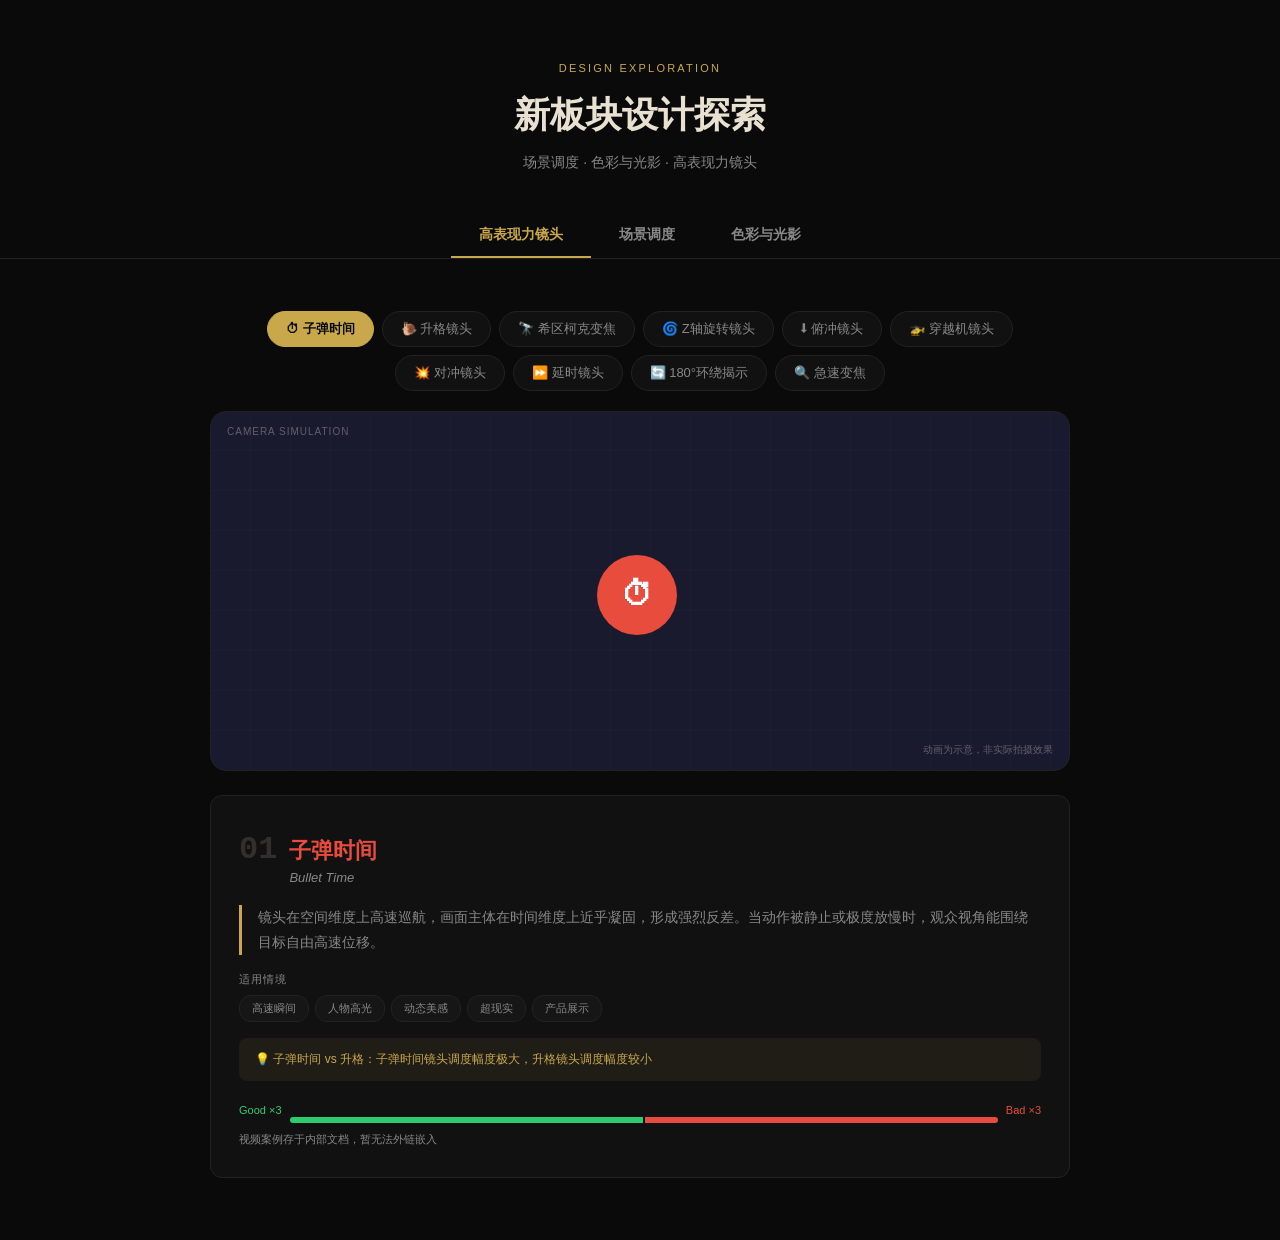
<file: pages/design-explore.html>
<!DOCTYPE html>
<html lang="zh-CN">
<head>
<meta charset="UTF-8">
<meta name="viewport" content="width=device-width,initial-scale=1.0">
<title>高表现力镜头 · 设计探索</title>
<style>
:root{--bg:#0a0a0a;--bg2:#111;--bg3:#161616;--border:#222;--text:#e8e0d0;--text2:#888;--brand:#c9a84c}
*{margin:0;padding:0;box-sizing:border-box}
body{font-family:'SF Pro Display',-apple-system,sans-serif;background:var(--bg);color:var(--text);line-height:1.6}
.header{text-align:center;padding:60px 20px 40px}
.header-tag{font-size:11px;letter-spacing:.2em;text-transform:uppercase;color:var(--brand);margin-bottom:8px}
.header h1{font-size:36px;font-weight:700}
.header p{font-size:14px;color:var(--text2);margin-top:8px}

/* 镜头选择器 */
.lens-picker{display:flex;flex-wrap:wrap;justify-content:center;gap:8px;padding:20px;max-width:900px;margin:0 auto}
.lens-btn{padding:8px 18px;border-radius:20px;border:1px solid var(--border);background:var(--bg2);color:var(--text2);font-size:13px;cursor:pointer;transition:all .25s}
.lens-btn:hover{border-color:var(--brand);color:var(--text)}
.lens-btn.active{background:var(--brand);color:#0a0a0a;border-color:var(--brand);font-weight:600}

/* 演示区 */
.demo-area{max-width:900px;margin:0 auto;padding:0 20px 60px}
.demo-canvas{position:relative;width:100%;height:360px;background:#1a1a2e;border-radius:16px;overflow:hidden;border:1px solid var(--border);margin-bottom:24px}
.demo-canvas-label{position:absolute;top:12px;left:16px;font-size:10px;color:rgba(255,255,255,.3);letter-spacing:.1em;text-transform:uppercase;z-index:10}
.demo-grid{position:absolute;inset:0;background:repeating-linear-gradient(0deg,transparent,transparent 39px,rgba(255,255,255,.03) 40px),repeating-linear-gradient(90deg,transparent,transparent 39px,rgba(255,255,255,.03) 40px)}

/* 动画主体 */
.subject{position:absolute;width:40px;height:40px;border-radius:50%;display:flex;align-items:center;justify-content:center;font-size:16px;font-weight:700;z-index:5}
.camera-hint{position:absolute;bottom:12px;right:16px;font-size:10px;color:rgba(255,255,255,.3);z-index:10}

/* 动画定义 */
@keyframes bulletTime{0%{transform:rotateY(0) scale(1)}25%{transform:rotateY(90deg) scale(1.1)}50%{transform:rotateY(180deg) scale(1)}75%{transform:rotateY(270deg) scale(1.1)}100%{transform:rotateY(360deg) scale(1)}}
@keyframes slowMo{0%{left:10%;top:50%}100%{left:80%;top:50%}}
@keyframes dollyZoom{0%{transform:scale(1);filter:perspective(500px) translateZ(0)}50%{transform:scale(1.3);filter:perspective(200px) translateZ(50px)}100%{transform:scale(1);filter:perspective(500px) translateZ(0)}}
@keyframes barrelRoll{0%{transform:rotate(0)}100%{transform:rotate(360deg)}}
@keyframes dive{0%{top:-10%;transform:scale(3);opacity:0}30%{opacity:1}100%{top:50%;transform:scale(1);opacity:1}}
@keyframes fpv{0%{left:-5%;top:30%;transform:rotate(-5deg)}25%{left:30%;top:60%;transform:rotate(8deg)}50%{left:60%;top:20%;transform:rotate(-12deg)}75%{left:80%;top:50%;transform:rotate(5deg)}100%{left:105%;top:30%;transform:rotate(-3deg)}}
@keyframes counter{0%{left:5%;transform:scale(1)}50%{left:45%;transform:scale(2)}100%{left:85%;transform:scale(1)}}
@keyframes timelapse{0%{opacity:0;transform:scale(0.5)}20%{opacity:1;transform:scale(0.6)}40%{transform:scale(0.7)}60%{transform:scale(0.85)}80%{transform:scale(1)}100%{transform:scale(1.1);opacity:0.8}}
@keyframes arc{0%{left:10%;top:70%}25%{left:5%;top:40%}50%{left:30%;top:15%}75%{left:70%;top:15%}100%{left:90%;top:70%}}
@keyframes crashZoom{0%{transform:scale(1)}15%{transform:scale(1.8)}20%{transform:scale(1.7)}100%{transform:scale(1.7)}}

/* 信息卡 */
.info-card{background:var(--bg2);border:1px solid var(--border);border-radius:12px;padding:28px}
.info-header{display:flex;align-items:baseline;gap:12px;margin-bottom:16px}
.info-num{font-size:32px;font-weight:800;opacity:.15;font-family:monospace}
.info-title{font-size:22px;font-weight:700}
.info-en{font-size:13px;color:var(--text2);font-style:italic}
.info-def{font-size:14px;color:var(--text2);line-height:1.8;margin-bottom:16px;padding-left:16px;border-left:3px solid var(--brand)}
.info-scenes{display:flex;flex-wrap:wrap;gap:6px}
.info-scene-tag{font-size:11px;padding:4px 12px;border-radius:12px;background:var(--bg3);color:var(--text2);border:1px solid var(--border)}
.info-note{margin-top:16px;padding:12px 16px;background:rgba(201,168,76,.08);border-radius:8px;font-size:12px;color:var(--brand)}

/* 对比条 */
.compare-bar{display:flex;gap:2px;margin-top:20px;border-radius:6px;overflow:hidden;height:6px}
.compare-seg{height:100%;transition:flex-grow .3s}
.compare-seg.good{background:#2ecc71}
.compare-seg.bad{background:#e74c3c}

@media(max-width:600px){.lens-picker{gap:6px}.lens-btn{padding:6px 12px;font-size:12px}}

/* ── 场景调度 ── */
.staging-grid{display:grid;grid-template-columns:240px 1fr;gap:24px;align-items:start}
.staging-nav{position:sticky;top:80px;background:var(--bg2);border:1px solid var(--border);border-radius:8px;overflow:hidden;max-height:70vh;overflow-y:auto}
.staging-nav-title{padding:12px 16px;font-size:11px;font-weight:700;letter-spacing:.1em;text-transform:uppercase;color:var(--text2);background:var(--bg3);border-bottom:1px solid var(--border)}
.staging-nav-item{display:block;width:100%;padding:9px 16px;background:none;border:none;color:var(--text2);font-size:13px;text-align:left;cursor:pointer;border-bottom:1px solid var(--border);transition:all .2s}
.staging-nav-item:hover{color:var(--text);background:var(--bg3)}
.staging-nav-item.active{color:var(--brand);background:rgba(201,168,76,.08);border-left:2px solid var(--brand)}
.staging-nav-group{font-size:10px;color:var(--text2);padding:8px 16px 4px;letter-spacing:.1em;text-transform:uppercase;border-top:1px solid var(--border);margin-top:4px}
.staging-demo{background:var(--bg2);border:1px solid var(--border);border-radius:12px;overflow:hidden}
.staging-canvas{position:relative;width:100%;height:300px;background:linear-gradient(180deg,#1a1a2e,#16213e,#0f3460);display:flex;align-items:center;justify-content:center}
.staging-canvas-label{position:absolute;top:12px;left:16px;font-size:10px;color:rgba(255,255,255,.3);letter-spacing:.1em;text-transform:uppercase}
.staging-svg{max-width:90%;max-height:80%}
.staging-info{padding:24px 28px}
.staging-name{font-size:20px;font-weight:700;margin-bottom:4px}
.staging-en{font-size:12px;color:var(--text2);font-style:italic;margin-bottom:14px}
.staging-def{font-size:14px;color:var(--text2);line-height:1.8;margin-bottom:14px}
.staging-keywords{display:flex;flex-wrap:wrap;gap:6px;margin-bottom:14px}
.staging-kw{font-size:11px;padding:3px 10px;border-radius:12px;background:var(--bg3);color:var(--text2);border:1px solid var(--border)}
.staging-prompt{background:var(--bg3);border-radius:8px;padding:14px;margin-top:10px}
.staging-prompt-label{font-size:11px;color:var(--brand);font-weight:600;letter-spacing:.08em;margin-bottom:6px}
.staging-prompt-text{font-size:12px;color:var(--text2);line-height:1.7;font-family:monospace}

/* ── 色彩与光影 ── */
.color-relations{display:flex;flex-direction:column;gap:12px}
.color-rel-card{background:var(--bg2);border:1px solid var(--border);border-radius:10px;padding:16px 20px;cursor:pointer;transition:all .25s;display:grid;grid-template-columns:auto 1fr auto;gap:14px;align-items:center}
.color-rel-card:hover,.color-rel-card.active{border-color:var(--brand);background:rgba(201,168,76,.05)}
.color-rel-swatches{display:flex;gap:4px}
.color-rel-swatch{width:24px;height:24px;border-radius:6px;border:1px solid rgba(255,255,255,.1)}
.color-rel-name{font-size:14px;font-weight:600}
.color-rel-desc{font-size:12px;color:var(--text2);margin-top:2px}
.color-rel-arrow{color:var(--text2);font-size:16px;transition:transform .2s}
.color-rel-card:hover .color-rel-arrow{transform:translateX(4px)}
.tone-matrix{display:grid;grid-template-columns:repeat(3,1fr);gap:10px;max-width:480px;margin:0 auto}
.tone-cell{aspect-ratio:1;border-radius:8px;display:flex;flex-direction:column;align-items:center;justify-content:center;cursor:pointer;transition:all .3s;border:2px solid transparent}
.tone-cell:hover{transform:scale(1.05);border-color:var(--brand);z-index:2}
.tone-cell-label{font-size:13px;font-weight:700;text-shadow:0 1px 4px rgba(0,0,0,.5)}
.tone-cell-sub{font-size:9px;opacity:.7}
@media(max-width:900px){.staging-grid{grid-template-columns:1fr}.staging-nav{position:static}}

</style>
</head>
<body>

<div class="header">
  <div class="header-tag">Design Exploration</div>
  <h1>新板块设计探索</h1>
  <p>场景调度 · 色彩与光影 · 高表现力镜头</p>
</div>

<!-- Tab 切换 -->
<div style="display:flex;justify-content:center;gap:0;border-bottom:1px solid var(--border);margin-bottom:32px">
  <button class="page-tab active" onclick="showTab('shots')" style="padding:12px 28px;font-size:14px;font-weight:600;color:var(--brand);background:none;border:none;border-bottom:2px solid var(--brand);cursor:pointer">高表现力镜头</button>
  <button class="page-tab" onclick="showTab('staging')" style="padding:12px 28px;font-size:14px;font-weight:600;color:var(--text2);background:none;border:none;border-bottom:2px solid transparent;cursor:pointer">场景调度</button>
  <button class="page-tab" onclick="showTab('color')" style="padding:12px 28px;font-size:14px;font-weight:600;color:var(--text2);background:none;border:none;border-bottom:2px solid transparent;cursor:pointer">色彩与光影</button>
</div>

<div class="page-panel" id="panel-shots" style="display:block">
<div class="lens-picker" id="lensPicker"></div>

<div class="demo-area">
  <div class="demo-canvas" id="demoCanvas">
    <div class="demo-grid"></div>
    <span class="demo-canvas-label" id="canvasLabel">CAMERA SIMULATION</span>
    <span class="camera-hint">动画为示意，非实际拍摄效果</span>
  </div>
  <div class="info-card" id="infoCard"></div>
</div>

</div><!-- /panel-shots -->

<!-- ══════ 场景调度 ══════ -->
<div class="page-panel" id="panel-staging" style="display:none">
<div style="max-width:1100px;margin:0 auto;padding:0 20px 60px">
  <div class="staging-grid">
    <div class="staging-nav">
      <div class="staging-nav-title">调度类型 · 59条</div>
      <div class="staging-nav-group">人物关系</div>
      <button class="staging-nav-item active" onclick="showStaging('position',this)">位置关系</button>
      <button class="staging-nav-item" onclick="showStaging('distance',this)">距离关系</button>
      <button class="staging-nav-item" onclick="showStaging('facing',this)">朝向关系</button>
      <button class="staging-nav-item" onclick="showStaging('movement',this)">运动变化</button>
      <button class="staging-nav-item" onclick="showStaging('structure',this)">组合结构</button>
      <div class="staging-nav-group">动作调度</div>
      <button class="staging-nav-item" onclick="showStaging('fight',this)">对抗动作</button>
      <button class="staging-nav-item" onclick="showStaging('chase',this)">位移动作</button>
      <button class="staging-nav-item" onclick="showStaging('dance',this)">舞蹈队形</button>
      <div class="staging-nav-group">群像调度</div>
      <button class="staging-nav-item" onclick="showStaging('crowd',this)">人群流动</button>
      <button class="staging-nav-item" onclick="showStaging('surround',this)">包围阵型</button>
      <div class="staging-nav-group">空间调度</div>
      <button class="staging-nav-item" onclick="showStaging('multispace',this)">多空间</button>
    </div>
    <div class="staging-demo">
      <div class="staging-canvas">
        <span class="staging-canvas-label">TOP-DOWN VIEW · 俯视调度图</span>
        <svg class="staging-svg" viewBox="0 0 400 200" id="stagingSvg"></svg>
      </div>
      <div class="staging-info">
        <div class="staging-name" id="stgName"></div>
        <div class="staging-en" id="stgEn"></div>
        <div class="staging-def" id="stgDef"></div>
        <div class="staging-keywords" id="stgKw"></div>
        <div class="staging-prompt">
          <div class="staging-prompt-label">PROMPT 示例</div>
          <div class="staging-prompt-text" id="stgPrompt"></div>
        </div>
      </div>
    </div>
  </div>
</div>
</div><!-- /panel-staging -->

<!-- ══════ 色彩与光影 ══════ -->
<div class="page-panel" id="panel-color" style="display:none">
<div style="max-width:1100px;margin:0 auto;padding:0 20px 60px">
  <h3 style="font-size:20px;font-weight:700;margin-bottom:20px;color:var(--text)">色彩关系 · 6 种</h3>
  <div class="color-relations" id="colorRelations"></div>

  <h3 style="font-size:20px;font-weight:700;margin:48px 0 8px;text-align:center;color:var(--text)">色彩调性九宫格</h3>
  <p style="font-size:12px;color:var(--text2);text-align:center;margin-bottom:24px">明度（高/中/低）× 跨度（长/中/短），9 种调性组合</p>
  <div style="display:grid;grid-template-columns:36px 1fr;gap:10px;max-width:520px;margin:0 auto">
    <div style="display:flex;flex-direction:column;justify-content:space-between;padding:16px 0;font-size:10px;color:var(--text2);text-align:center">
      <span>高（亮）</span><span>中</span><span>低（暗）</span>
    </div>
    <div>
      <div class="tone-matrix">
        <div class="tone-cell" style="background:linear-gradient(135deg,#f8f8f0,#e8e0c8,#1a1a1a)"><span class="tone-cell-label" style="color:#333">高长调</span><span class="tone-cell-sub" style="color:#666">明亮+全跨度</span></div>
        <div class="tone-cell" style="background:linear-gradient(135deg,#f0ead0,#d4c8a0,#b8a880)"><span class="tone-cell-label" style="color:#333">高中调</span><span class="tone-cell-sub" style="color:#666">明亮+中跨度</span></div>
        <div class="tone-cell" style="background:linear-gradient(135deg,#f5f0e0,#e8dfc8)"><span class="tone-cell-label" style="color:#333">高短调</span><span class="tone-cell-sub" style="color:#666">明亮+窄跨度</span></div>
        <div class="tone-cell" style="background:linear-gradient(135deg,#d4c8a0,#888,#2a2a2a)"><span class="tone-cell-label">中长调</span><span class="tone-cell-sub">中等+全跨度</span></div>
        <div class="tone-cell" style="background:linear-gradient(135deg,#a09070,#887860,#685848)"><span class="tone-cell-label">中中调</span><span class="tone-cell-sub">中等+中跨度</span></div>
        <div class="tone-cell" style="background:linear-gradient(135deg,#a89880,#988870)"><span class="tone-cell-label">中短调</span><span class="tone-cell-sub">中等+窄跨度</span></div>
        <div class="tone-cell" style="background:linear-gradient(135deg,#4a3a2a,#1a1a1a,#0a0a0a)"><span class="tone-cell-label">低长调</span><span class="tone-cell-sub">暗+全跨度</span></div>
        <div class="tone-cell" style="background:linear-gradient(135deg,#2a2018,#1a1510,#0f0c08)"><span class="tone-cell-label">低中调</span><span class="tone-cell-sub">暗+中跨度</span></div>
        <div class="tone-cell" style="background:linear-gradient(135deg,#1a1510,#151210)"><span class="tone-cell-label">低短调</span><span class="tone-cell-sub">暗+窄跨度</span></div>
      </div>
      <div style="display:flex;justify-content:space-between;padding:0 16px;font-size:10px;color:var(--text2);margin-top:6px">
        <span>长（宽跨度）</span><span>中</span><span>短（窄跨度）</span>
      </div>
    </div>
  </div>
</div>
</div><!-- /panel-color -->

<script>
const SHOTS=[
{id:1,name:"子弹时间",en:"Bullet Time",color:"#e74c3c",
 def:"镜头在空间维度上高速巡航，画面主体在时间维度上近乎凝固，形成强烈反差。当动作被静止或极度放慢时，观众视角能围绕目标自由高速位移。",
 scenes:["高速瞬间","人物高光","动态美感","超现实","产品展示"],
 note:"子弹时间 vs 升格：子弹时间镜头调度幅度极大，升格镜头调度幅度较小",
 anim:"bulletTime",icon:"⏱"},
{id:2,name:"升格镜头",en:"Slow Motion",color:"#f39c12",
 def:"提高拍摄帧率，正常帧率播放，时间被延展、运动被拆解、细节被放大，呈现超越肉眼体验的连贯和丝滑。",
 scenes:["动作拆解","情感渲染","运动美学","产品质感"],
 note:"与子弹时间的区别在于：升格采用固定镜头或调度幅度较小",
 anim:"slowMo",icon:"🐌"},
{id:3,name:"希区柯克变焦",en:"Dolly Zoom",color:"#9b59b6",
 def:"摄影机物理位移与镜头焦距变化反向同步，主体大小不变但背景空间发生剧烈透视变化。推入变焦=背景炸裂扩张；拉出变焦=背景挤压塌陷。",
 scenes:["心理惊悚","真相揭晓","命运孤立感","戏剧反转"],
 note:"《大白鲨》经典应用——表现角色突然意识到危险的心理冲击",
 anim:"dollyZoom",icon:"🔭"},
{id:4,name:"Z轴旋转镜头",en:"Z-axis Rotation / Barrel Roll",color:"#3498db",
 def:"摄影机绕镜头光轴旋转，画面地平线倾斜、景物自转。小幅度（<45°）暗示心理失衡；大幅度（>90°）产生天旋地转的失重感。",
 scenes:["心理崩塌","权力倒置","超现实","FPV战斗"],
 note:"《2001太空漫游》《蜘蛛侠3》经典应用",
 anim:"barrelRoll",icon:"🌀"},
{id:5,name:"俯冲镜头",en:"Vertical Dive / Plunge Shot",color:"#1abc9c",
 def:"模拟物体从高处坠落，急速俯冲至地面。极端压缩空间，产生'避无可避'的压迫感，从上帝视角快速切换到主体细节。",
 scenes:["混乱与秩序","博弈布局","致命一击","孤独渺小"],
 note:"穿越机常用技法，打破人眼平视视角",
 anim:"dive",icon:"⬇"},
{id:6,name:"穿越机镜头",en:"FPV Drone Shot",color:"#2ecc71",
 def:"极高动态自由度和沉浸感，极宽视野，极致穿梭能力。区别于普通航拍：速度更快、会破水平、动感更强。",
 scenes:["极限运动","工业巡览","自然风光","文旅","情绪高潮"],
 note:"《亡命救护车》大量穿越机追逐镜头",
 anim:"fpv",icon:"🚁"},
{id:7,name:"对冲镜头",en:"Counter-Movement Shot",color:"#e67e22",
 def:"摄影机与主体同时向对方急速运动，双倍位移产生视觉炸裂，强调瞬时爆发和空间挤压。",
 scenes:["惊悚恐惧","觉醒愤怒","速度感极致"],
 note:"《疯狂的麦克斯4》《飞驰人生2》中的迎面冲击",
 anim:"counter",icon:"💥"},
{id:8,name:"延时镜头",en:"Time-lapse",color:"#f1c40f",
 def:"极低频率拍摄，正常帧率播放，将漫长过程压缩在短时间内，产生疯狂生长、时间飞逝的视觉奇观。",
 scenes:["痕迹叠加","状态更替","节奏错位","主体剥离"],
 note:"保持主体静止+环境极速流逝=凝固感/孤独感",
 anim:"timelapse",icon:"⏩"},
{id:9,name:"180°环绕揭示",en:"180° Orbital Reveal / Arc Shot",color:"#e91e63",
 def:"摄影机前跟拍摄主体反应，环绕180°至过肩后跟镜头，在时空连贯的情况下展现主体反应和所见。",
 scenes:["宏大景观揭示","广告出场光环"],
 note:"一镜到底的环绕揭示，从主观视角到客观视角的流畅转换",
 anim:"arc",icon:"🔄"},
{id:10,name:"急速变焦",en:"Crash Zoom",color:"#c0392b",
 def:"突发性、高强度、非匀速极端变焦，在极短时间完成大幅焦段变化，用粗暴的画面收缩制造视觉张力。",
 scenes:["情绪放大","强调细节","喜剧效果","动作能量"],
 note:"周星驰喜剧、《姜戈》《杀死比尔》中的标志性手法",
 anim:"crashZoom",icon:"🔍"}
];

// 生成选择器按钮
const picker=document.getElementById('lensPicker');
SHOTS.forEach((s,i)=>{
  const btn=document.createElement('button');
  btn.className='lens-btn'+(i===0?' active':'');
  btn.textContent=`${s.icon} ${s.name}`;
  btn.onclick=()=>selectShot(i,btn);
  picker.appendChild(btn);
});

function selectShot(idx,btn){
  document.querySelectorAll('.lens-btn').forEach(b=>b.classList.remove('active'));
  btn.classList.add('active');
  const s=SHOTS[idx];
  
  // 更新演示画布
  const canvas=document.getElementById('demoCanvas');
  // 移除旧的 subject
  canvas.querySelectorAll('.subject').forEach(el=>el.remove());
  
  // 创建新 subject
  const sub=document.createElement('div');
  sub.className='subject';
  sub.style.background=s.color;
  sub.style.color='#fff';
  sub.textContent=s.icon;
  
  // 根据动画类型设置初始位置和动画
  const anims={
    bulletTime:{style:'left:45%;top:40%;width:80px;height:80px;font-size:32px;',anim:'bulletTime 4s ease-in-out infinite'},
    slowMo:{style:'left:10%;top:45%;width:50px;height:50px;font-size:22px;',anim:'slowMo 6s linear infinite'},
    dollyZoom:{style:'left:42%;top:38%;width:60px;height:60px;font-size:26px;',anim:'dollyZoom 3s ease-in-out infinite'},
    barrelRoll:{style:'left:42%;top:35%;width:60px;height:60px;font-size:26px;',anim:'barrelRoll 3s linear infinite'},
    dive:{style:'left:42%;top:-10%;width:50px;height:50px;font-size:22px;',anim:'dive 2.5s ease-in infinite'},
    fpv:{style:'left:-5%;top:30%;width:45px;height:45px;font-size:20px;',anim:'fpv 4s ease-in-out infinite'},
    counter:{style:'left:5%;top:40%;width:50px;height:50px;font-size:22px;',anim:'counter 2s ease-in-out infinite'},
    timelapse:{style:'left:42%;top:38%;width:60px;height:60px;font-size:26px;',anim:'timelapse 5s linear infinite'},
    arc:{style:'left:10%;top:70%;width:45px;height:45px;font-size:20px;',anim:'arc 4s ease-in-out infinite'},
    crashZoom:{style:'left:42%;top:38%;width:60px;height:60px;font-size:26px;',anim:'crashZoom 2.5s ease-out infinite'}
  };
  
  const a=anims[s.anim];
  sub.style.cssText+=a.style;
  sub.style.animation=a.anim;
  canvas.appendChild(sub);
  
  // 更新信息卡
  document.getElementById('infoCard').innerHTML=`
    <div class="info-header">
      <span class="info-num">${String(s.id).padStart(2,'0')}</span>
      <div>
        <div class="info-title" style="color:${s.color}">${s.name}</div>
        <div class="info-en">${s.en}</div>
      </div>
    </div>
    <div class="info-def">${s.def}</div>
    <div style="font-size:11px;color:var(--text2);margin-bottom:6px;letter-spacing:.1em;text-transform:uppercase">适用情境</div>
    <div class="info-scenes">${s.scenes.map(t=>`<span class="info-scene-tag">${t}</span>`).join('')}</div>
    ${s.note?`<div class="info-note">💡 ${s.note}</div>`:''}
    <div style="margin-top:16px;display:flex;align-items:center;gap:8px">
      <span style="font-size:11px;color:#2ecc71">Good ×3</span>
      <div class="compare-bar" style="flex:1"><div class="compare-seg good" style="flex-grow:3"></div><div class="compare-seg bad" style="flex-grow:3"></div></div>
      <span style="font-size:11px;color:#e74c3c">Bad ×3</span>
    </div>
    <div style="margin-top:8px;font-size:11px;color:var(--text2)">视频案例存于内部文档，暂无法外链嵌入</div>
  `;
}

// 初始化第一个
selectShot(0, picker.children[0]);

// ══════ Tab 切换 ══════
function showTab(id){
  document.querySelectorAll('.page-tab').forEach(function(t){
    t.style.color='var(--text2)';t.style.borderBottomColor='transparent';
  });
  document.querySelectorAll('.page-panel').forEach(function(p){p.style.display='none'});
  event.target.style.color='var(--brand)';event.target.style.borderBottomColor='var(--brand)';
  document.getElementById('panel-'+id).style.display='block';
}

// ══════ 场景调度数据 ══════
var STAGING={
position:{n:"位置关系",e:"Positional Relationship",d:"描述人物在空间中的相对位置：前后、左右、高低、中心边缘、前景背景。重点是人物分别处在空间哪里。",kw:["前后","左右","高低","中心","边缘","前景","中景","背景"],p:"审讯室里，嫌疑人坐在中景中央，主审警探站在前景左侧，另一名警员站在背景门口，三人形成清楚的前后位置关系。",s:'<rect x="20" y="20" width="360" height="160" rx="4" fill="none" stroke="rgba(255,255,255,0.1)" stroke-width="1" stroke-dasharray="4"/><circle cx="80" cy="140" r="12" fill="#c9a84c" opacity="0.9"/><text x="80" y="165" text-anchor="middle" fill="#c9a84c" font-size="10">前景</text><circle cx="200" cy="100" r="12" fill="#e8e0d0" opacity="0.7"/><text x="200" y="125" text-anchor="middle" fill="#e8e0d0" font-size="10">中景</text><circle cx="320" cy="60" r="12" fill="#888" opacity="0.5"/><text x="320" y="85" text-anchor="middle" fill="#888" font-size="10">背景</text><line x1="80" y1="140" x2="200" y2="100" stroke="rgba(201,168,76,0.3)" stroke-width="1" stroke-dasharray="4"/><line x1="200" y1="100" x2="320" y2="60" stroke="rgba(201,168,76,0.3)" stroke-width="1" stroke-dasharray="4"/>'},
distance:{n:"距离关系",e:"Distance Relationship",d:"关注人物之间距离：人物之间离得多远，以及这种距离表达什么关系。",kw:["靠近","远离","贴近","隔开","保持距离","身体接触"],p:"豪宅楼梯间，父亲从楼梯上方缓慢走下两级，逐渐靠近女儿，女儿后退一步，两人距离被压缩。",s:'<rect x="20" y="20" width="360" height="160" rx="4" fill="none" stroke="rgba(255,255,255,0.1)" stroke-width="1" stroke-dasharray="4"/><circle cx="140" cy="80" r="14" fill="#f1948a" opacity="0.9"/><text x="140" y="70" text-anchor="middle" fill="#f1948a" font-size="10">父</text><circle cx="260" cy="120" r="12" fill="#82e0aa" opacity="0.9"/><text x="260" y="105" text-anchor="middle" fill="#82e0aa" font-size="10">女</text><line x1="154" y1="86" x2="246" y2="114" stroke="#f1948a" stroke-width="2" stroke-dasharray="6" opacity="0.5"/><text x="200" y="90" text-anchor="middle" fill="#f1948a" font-size="9">距离压缩</text>'},
facing:{n:"朝向关系",e:"Facing Direction",d:"人物身体、脸、视线和行动方向之间的关系。面对面、背对背、并肩、回避等。",kw:["面对面","背对背","并肩","侧身","回头","回避"],p:"餐厅包间里，夫妻面对面站在餐桌两侧争吵，母亲背对他们坐在窗边不说话。",s:'<rect x="20" y="20" width="360" height="160" rx="4" fill="none" stroke="rgba(255,255,255,0.1)" stroke-width="1" stroke-dasharray="4"/><circle cx="120" cy="100" r="14" fill="#e74c3c" opacity="0.9"/><text x="120" y="85" text-anchor="middle" fill="#e74c3c" font-size="10">夫</text><circle cx="200" cy="100" r="14" fill="#e74c3c" opacity="0.9"/><text x="200" y="85" text-anchor="middle" fill="#e74c3c" font-size="10">妻</text><circle cx="330" cy="50" r="12" fill="#888" opacity="0.6"/><text x="330" y="35" text-anchor="middle" fill="#888" font-size="10">母(背对)</text><line x1="134" y1="100" x2="186" y2="100" stroke="#e74c3c" stroke-width="2" opacity="0.4"/>'},
movement:{n:"运动变化",e:"Movement & Change",d:"人物在时间中的进入、离开、换位、靠近、后退等动态变化。",kw:["进入","离开","打断","换位","靠近","后退","分开"],p:"餐厅包间里，两人低声交谈，后景门突然被推开，一个穿黑西装的男人进入，所有人立刻沉默。",s:'<rect x="20" y="20" width="360" height="160" rx="4" fill="none" stroke="rgba(255,255,255,0.1)" stroke-width="1" stroke-dasharray="4"/><circle cx="150" cy="100" r="12" fill="#4ecdc4" opacity="0.8"/><text x="150" y="85" text-anchor="middle" fill="#4ecdc4" font-size="10">A</text><circle cx="200" cy="100" r="12" fill="#4ecdc4" opacity="0.8"/><text x="200" y="85" text-anchor="middle" fill="#4ecdc4" font-size="10">B</text><circle cx="350" cy="100" r="12" fill="#f39c12" opacity="0.9"/><text x="350" y="85" text-anchor="middle" fill="#f39c12" font-size="10">C(进入)</text><path d="M 350 100 L 260 100" stroke="#f39c12" stroke-width="2" fill="none"/><path d="M 150 110 Q 140 140 120 150" stroke="#4ecdc4" stroke-width="1" fill="none" stroke-dasharray="4" opacity="0.5"/>'},
structure:{n:"组合结构",e:"Group Structure",d:"三人以上形成的整体关系结构：包围、半包围、三角、阵营、层级。",kw:["包围","半包围","三角","阵营","层级","孤立"],p:"审讯室里，嫌疑人坐在中央铁椅上，三名警探分别站在前方、左侧和身后，形成半包围结构。",s:'<rect x="20" y="20" width="360" height="160" rx="4" fill="none" stroke="rgba(255,255,255,0.1)" stroke-width="1" stroke-dasharray="4"/><circle cx="200" cy="100" r="14" fill="#e74c3c" opacity="0.9"/><text x="200" y="104" text-anchor="middle" fill="#fff" font-size="10">嫌</text><circle cx="200" cy="55" r="10" fill="#45b7d1" opacity="0.8"/><circle cx="140" cy="100" r="10" fill="#45b7d1" opacity="0.8"/><circle cx="200" cy="145" r="10" fill="#45b7d1" opacity="0.8"/><circle cx="340" cy="60" r="8" fill="#888" opacity="0.4"/><ellipse cx="180" cy="100" rx="80" ry="55" fill="none" stroke="rgba(69,183,209,0.2)" stroke-width="1" stroke-dasharray="4"/>'},
fight:{n:"对抗动作",e:"Combat Choreography",d:"近身搏斗：拳脚、推搡、格挡、闪避、反击和身体碰撞。",kw:["拳脚","推搡","格挡","闪避","反击"],p:"狭小厨房里，两名男子近身搏斗，一个人用锅盖挡住迎面一拳。",s:'<rect x="20" y="20" width="360" height="160" rx="4" fill="none" stroke="rgba(255,255,255,0.1)" stroke-width="1" stroke-dasharray="4"/><circle cx="150" cy="90" r="16" fill="#e74c3c" opacity="0.9"/><text x="150" y="75" text-anchor="middle" fill="#e74c3c" font-size="10">A(攻)</text><circle cx="220" cy="100" r="16" fill="#3498db" opacity="0.9"/><text x="220" y="85" text-anchor="middle" fill="#3498db" font-size="10">B(守)</text><path d="M 166 88 L 204 96" stroke="#e74c3c" stroke-width="3" opacity="0.6"/>'},
chase:{n:"位移动作",e:"Displacement",d:"人物在空间中的位置移动：走向、跑向、追赶、逃离。",kw:["走向","跑向","追赶","逃离"],p:"走廊尽头，女子快步走向出口，身后传来脚步声，她加快步伐变成奔跑。",s:'<rect x="20" y="20" width="360" height="160" rx="4" fill="none" stroke="rgba(255,255,255,0.1)" stroke-width="1" stroke-dasharray="4"/><path d="M 50 100 L 350 100" stroke="rgba(255,255,255,0.05)" stroke-width="30"/><circle cx="120" cy="100" r="12" fill="#82e0aa" opacity="0.9"/><text x="120" y="85" text-anchor="middle" fill="#82e0aa" font-size="10">她</text><circle cx="60" cy="100" r="10" fill="#e74c3c" opacity="0.7"/><text x="60" y="85" text-anchor="middle" fill="#e74c3c" font-size="9">追</text><text x="320" y="90" text-anchor="middle" fill="#4ecdc4" font-size="10">出口</text>'},
dance:{n:"舞蹈队形",e:"Dance Formation",d:"多人按编排形成的舞蹈队形变化：横排、竖排、斜线、圆形、V形。",kw:["横排","竖排","斜线","圆形","V形","对称"],p:"舞台中央，八名舞者从横排队形变换为V字形。",s:'<rect x="20" y="20" width="360" height="160" rx="4" fill="none" stroke="rgba(255,255,255,0.1)" stroke-width="1" stroke-dasharray="4"/><circle cx="200" cy="150" r="10" fill="#c9a84c"/><text x="200" y="170" text-anchor="middle" fill="#c9a84c" font-size="9">领舞</text><circle cx="170" cy="120" r="8" fill="#bb8fce" opacity="0.8"/><circle cx="230" cy="120" r="8" fill="#bb8fce" opacity="0.8"/><circle cx="140" cy="90" r="8" fill="#bb8fce" opacity="0.7"/><circle cx="260" cy="90" r="8" fill="#bb8fce" opacity="0.7"/><circle cx="110" cy="60" r="8" fill="#bb8fce" opacity="0.5"/><circle cx="290" cy="60" r="8" fill="#bb8fce" opacity="0.5"/>'},
crowd:{n:"人群流动",e:"Crowd Flow",d:"人群在空间中的整体流动方向和节奏：行进、涌动、聚集、散开。",kw:["行进","涌动","聚集","散开","分流"],p:"地铁站早高峰，人群从闸机口涌出，分成两个方向流向不同站台。",s:'<rect x="20" y="20" width="360" height="160" rx="4" fill="none" stroke="rgba(255,255,255,0.1)" stroke-width="1" stroke-dasharray="4"/><rect x="160" y="75" width="80" height="50" rx="4" fill="rgba(201,168,76,0.2)" stroke="#c9a84c" stroke-width="1"/><text x="200" y="104" text-anchor="middle" fill="#c9a84c" font-size="9">闸机</text><circle cx="80" cy="50" r="4" fill="#4ecdc4" opacity="0.6"/><circle cx="110" cy="45" r="4" fill="#4ecdc4" opacity="0.5"/><circle cx="140" cy="55" r="4" fill="#4ecdc4" opacity="0.4"/><circle cx="300" cy="145" r="4" fill="#4ecdc4" opacity="0.6"/><circle cx="330" cy="150" r="4" fill="#4ecdc4" opacity="0.5"/><path d="M 200 75 Q 150 40 80 40" stroke="rgba(78,205,196,0.3)" stroke-width="1" fill="none" stroke-dasharray="4"/>'},
surround:{n:"包围阵型",e:"Encirclement",d:"一方被多方从各个方向围住，形成封闭或半封闭的包围圈。",kw:["包围","围困","半包围","合拢"],p:"巷子里，主角被五六个人从前后两方向围住。",s:'<rect x="20" y="20" width="360" height="160" rx="4" fill="none" stroke="rgba(255,255,255,0.1)" stroke-width="1" stroke-dasharray="4"/><circle cx="200" cy="100" r="12" fill="#e74c3c" opacity="0.9"/><text x="200" y="104" text-anchor="middle" fill="#fff" font-size="10">主</text><circle cx="255" cy="100" r="8" fill="#e74c3c" opacity="0.5"/><circle cx="145" cy="100" r="8" fill="#e74c3c" opacity="0.5"/><circle cx="227" cy="52" r="8" fill="#e74c3c" opacity="0.5"/><circle cx="172" cy="52" r="8" fill="#e74c3c" opacity="0.5"/><circle cx="227" cy="148" r="8" fill="#e74c3c" opacity="0.5"/><circle cx="172" cy="148" r="8" fill="#e74c3c" opacity="0.5"/><circle cx="200" cy="100" r="55" fill="none" stroke="rgba(231,76,60,0.2)" stroke-width="1" stroke-dasharray="4"/>'},
multispace:{n:"多空间",e:"Multi-Space",d:"场景中同时存在三个以上的独立空间区域，人物在不同空间之间穿梭或被隔离。",kw:["多房间","多楼层","内外","穿越","连接"],p:"三层别墅：一层客厅有人聚会，二层走廊有人独自走动，三层天台有人打电话。",s:'<rect x="20" y="20" width="360" height="160" rx="4" fill="none" stroke="rgba(255,255,255,0.1)" stroke-width="1" stroke-dasharray="4"/><rect x="40" y="120" width="140" height="50" rx="4" fill="rgba(201,168,76,0.15)" stroke="#c9a84c" stroke-width="1"/><text x="110" y="148" text-anchor="middle" fill="#c9a84c" font-size="10">一层</text><rect x="40" y="65" width="140" height="50" rx="4" fill="rgba(69,183,209,0.15)" stroke="#45b7d1" stroke-width="1"/><text x="110" y="93" text-anchor="middle" fill="#45b7d1" font-size="10">二层</text><rect x="40" y="10" width="140" height="50" rx="4" fill="rgba(187,143,206,0.15)" stroke="#bb8fce" stroke-width="1"/><text x="110" y="38" text-anchor="middle" fill="#bb8fce" font-size="10">三层</text><path d="M 200 145 L 200 90 L 200 35" stroke="rgba(255,255,255,0.15)" stroke-width="1" stroke-dasharray="4"/><text x="215" y="100" fill="#888" font-size="9">楼梯</text>'}
};

function showStaging(key,btn){
  var d=STAGING[key];if(!d)return;
  document.querySelectorAll('.staging-nav-item').forEach(function(b){b.classList.remove('active')});
  if(btn)btn.classList.add('active');
  document.getElementById('stgName').textContent=d.n;
  document.getElementById('stgEn').textContent=d.e;
  document.getElementById('stgDef').textContent=d.d;
  document.getElementById('stgPrompt').textContent=d.p;
  document.getElementById('stagingSvg').innerHTML=d.s;
  document.getElementById('stgKw').innerHTML=d.kw.map(function(k){return '<span class="staging-kw">'+k+'</span>'}).join('');
}

// ══════ 色彩关系数据 ══════
var COLORS=[
{name:"单色 / 统一色彩",en:"Monochrome",desc:"画面以一种颜色为绝对主导，其他颜色只作为深浅明暗变化",swatches:["#2c5f2e","#4a8f4d","#97c88f"]},
{name:"邻近色 / 相近色",en:"Analogous",desc:"色相环上相邻的颜色，视觉和谐不冲突",swatches:["#e74c3c","#e67e22","#f39c12"]},
{name:"三原色组合",en:"Triadic",desc:"红黄蓝同时出现，画面色彩丰富饱和",swatches:["#e74c3c","#f1c40f","#3498db"]},
{name:"互补色 / 对比色",en:"Complementary",desc:"色相相对的颜色制造视觉冲突，蓝橙对比最经典",swatches:["#e67e22","#2980b9"]},
{name:"局部强调色",en:"Accent Color",desc:"整体色彩统一克制，一小块高饱和颜色作为视觉锚点",swatches:["#2c3e50","#e74c3c"]},
{name:"色彩分区",en:"Color Zoning",desc:"画面被分成两个以上明确色彩区域，每个区域有自己的主色",swatches:["#e67e22","#2980b9"]}
];

document.getElementById('colorRelations').innerHTML=COLORS.map(function(c,i){
  return '<div class="color-rel-card'+(i===3?' active':'')+'" onclick="this.parentNode.querySelectorAll(\'.color-rel-card\').forEach(function(el){el.classList.remove(\'active\')});this.classList.add(\'active\')">'+
    '<div class="color-rel-swatches">'+c.swatches.map(function(s){return '<div class="color-rel-swatch" style="background:'+s+'"></div>'}).join('')+'</div>'+
    '<div><div class="color-rel-name">'+c.name+'</div><div class="color-rel-desc">'+c.desc+'</div></div>'+
    '<span class="color-rel-arrow">&rarr;</span></div>';
}).join('');

// 初始化场景调度
showStaging('position', document.querySelector('.staging-nav-item'));

</script>
</body>
</html>
</file>
